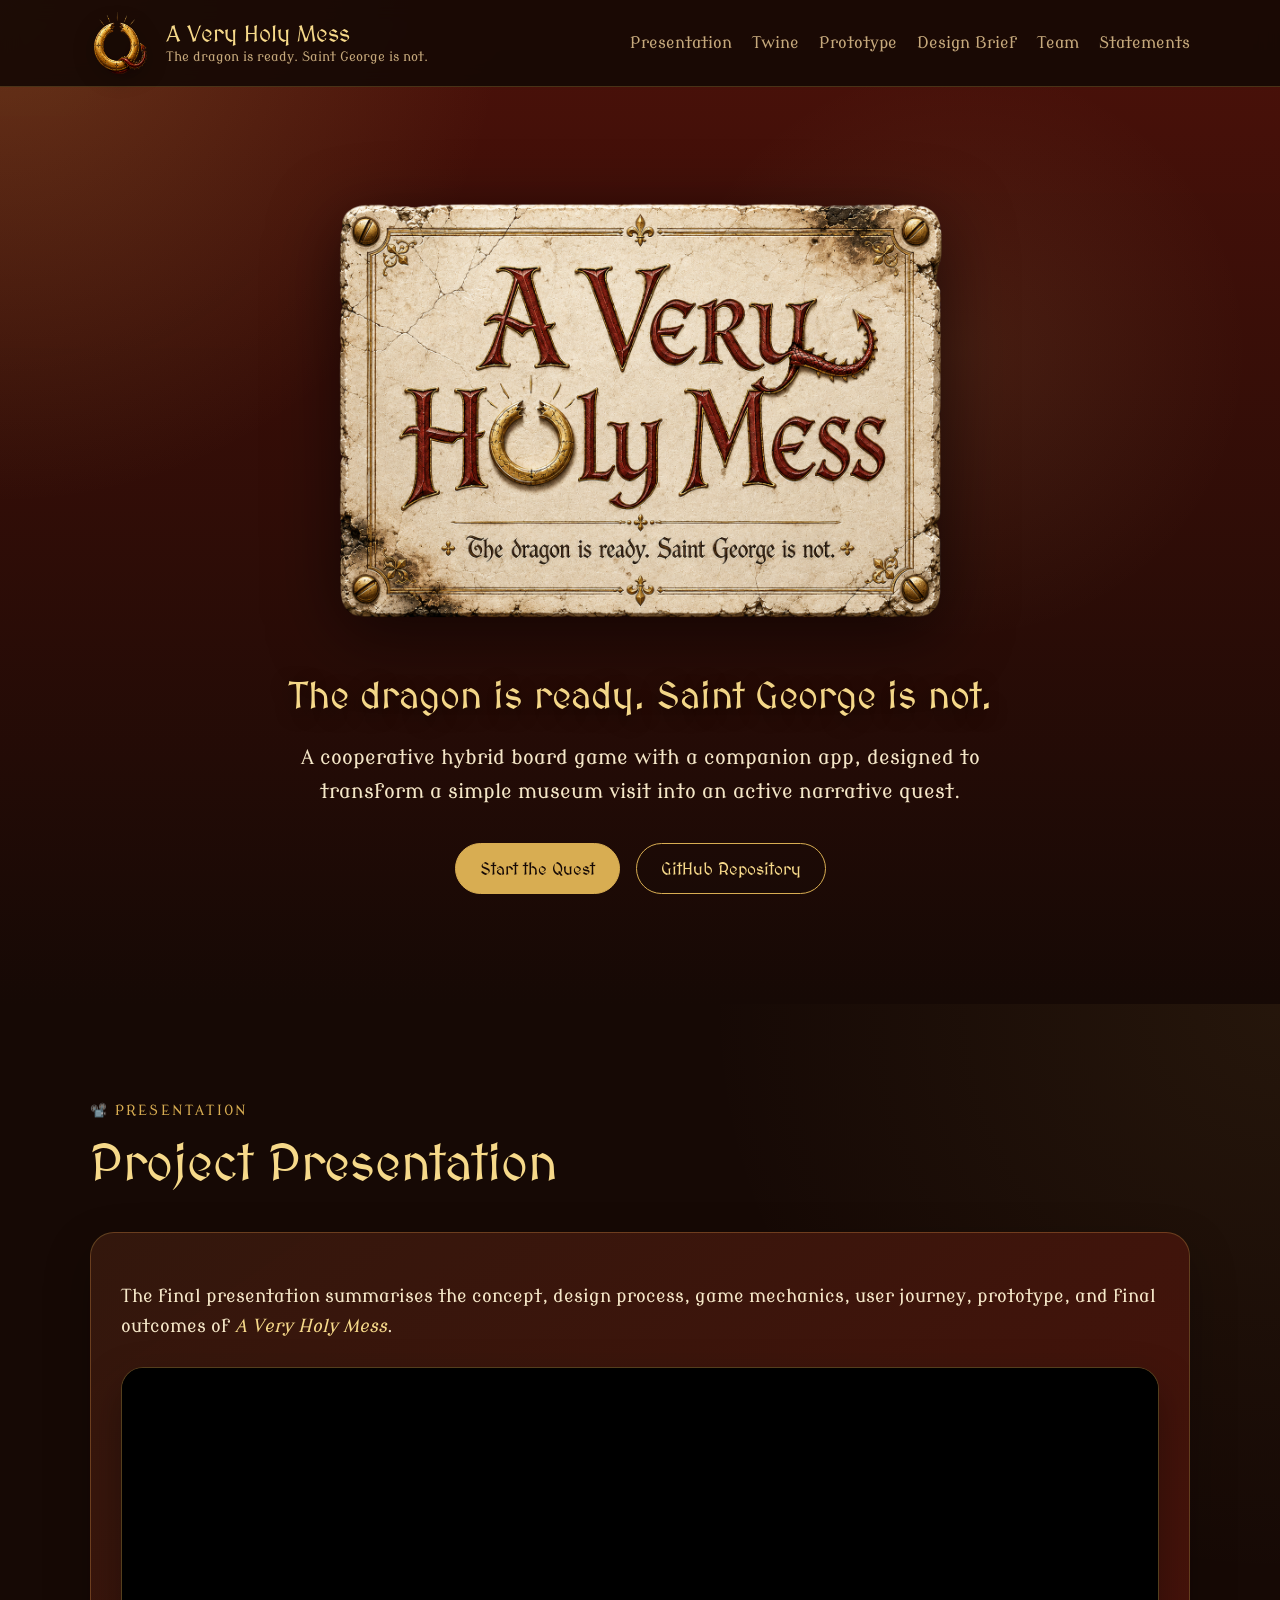
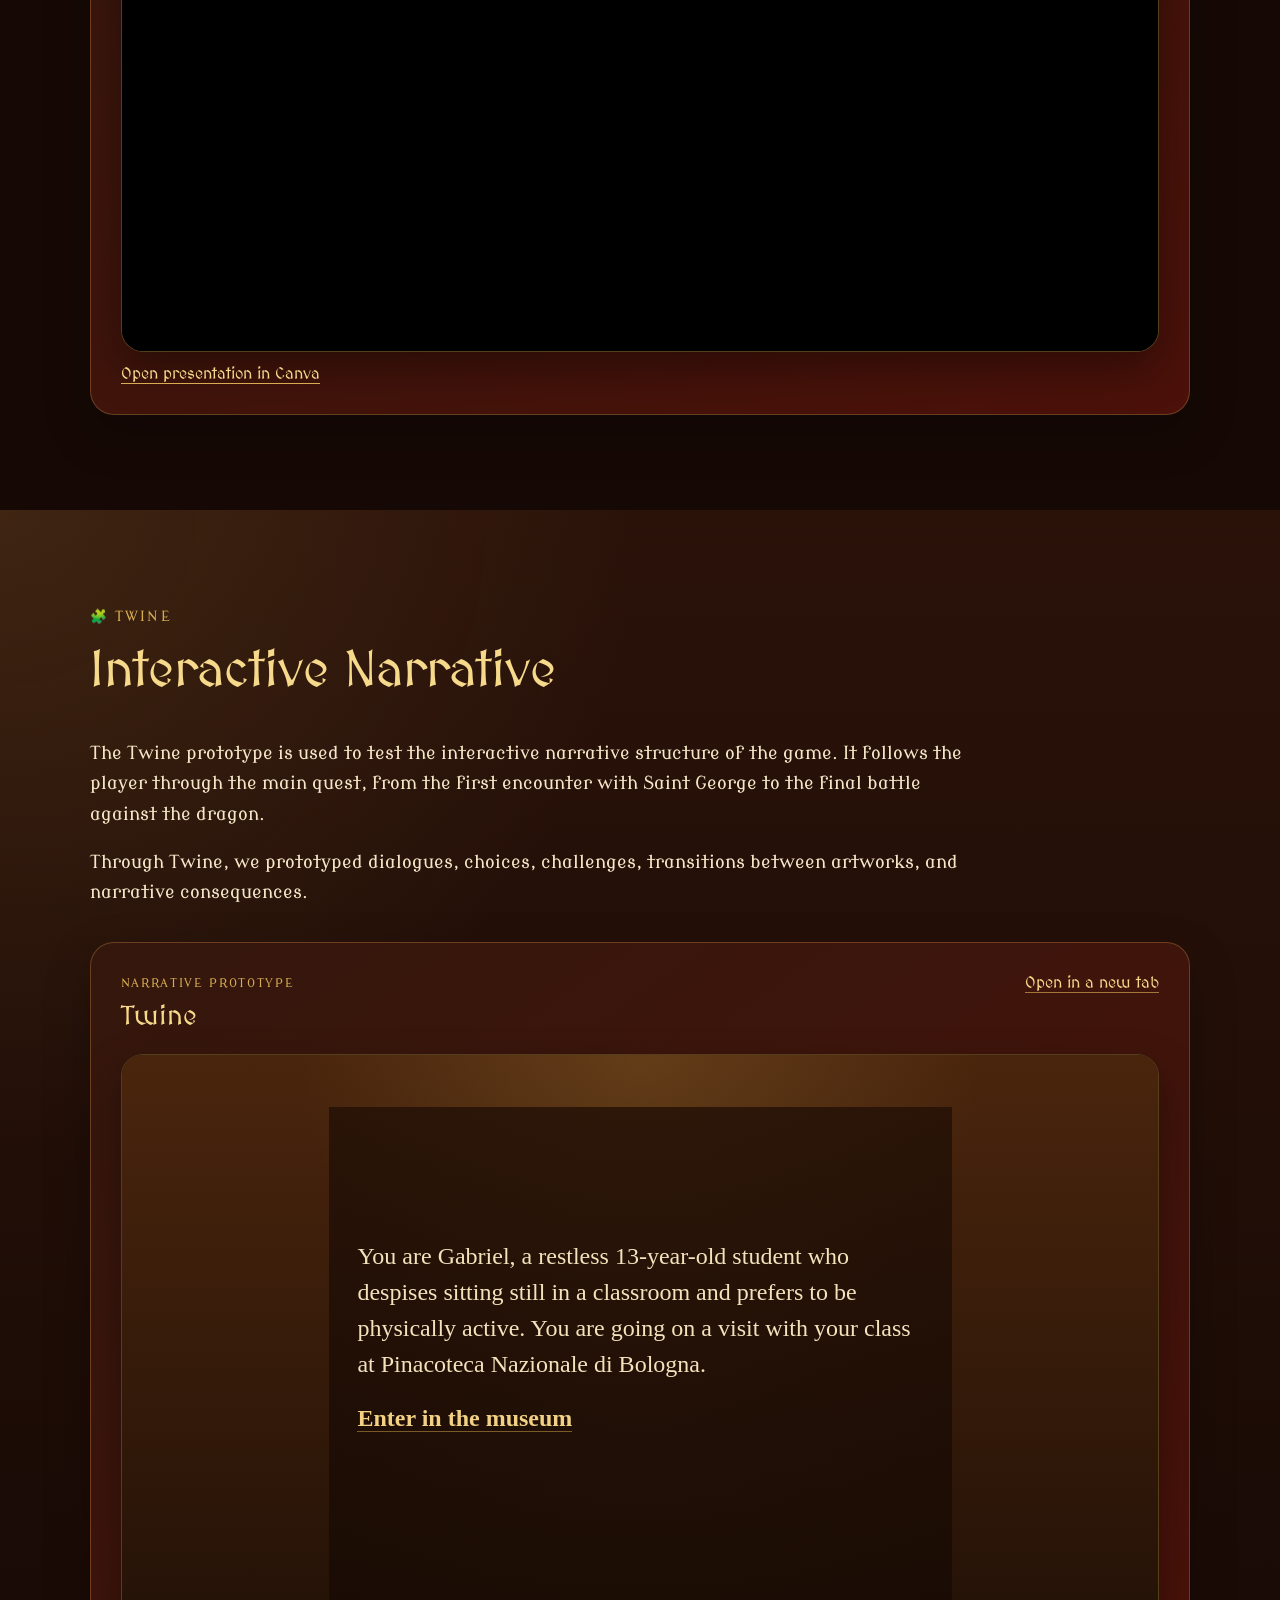
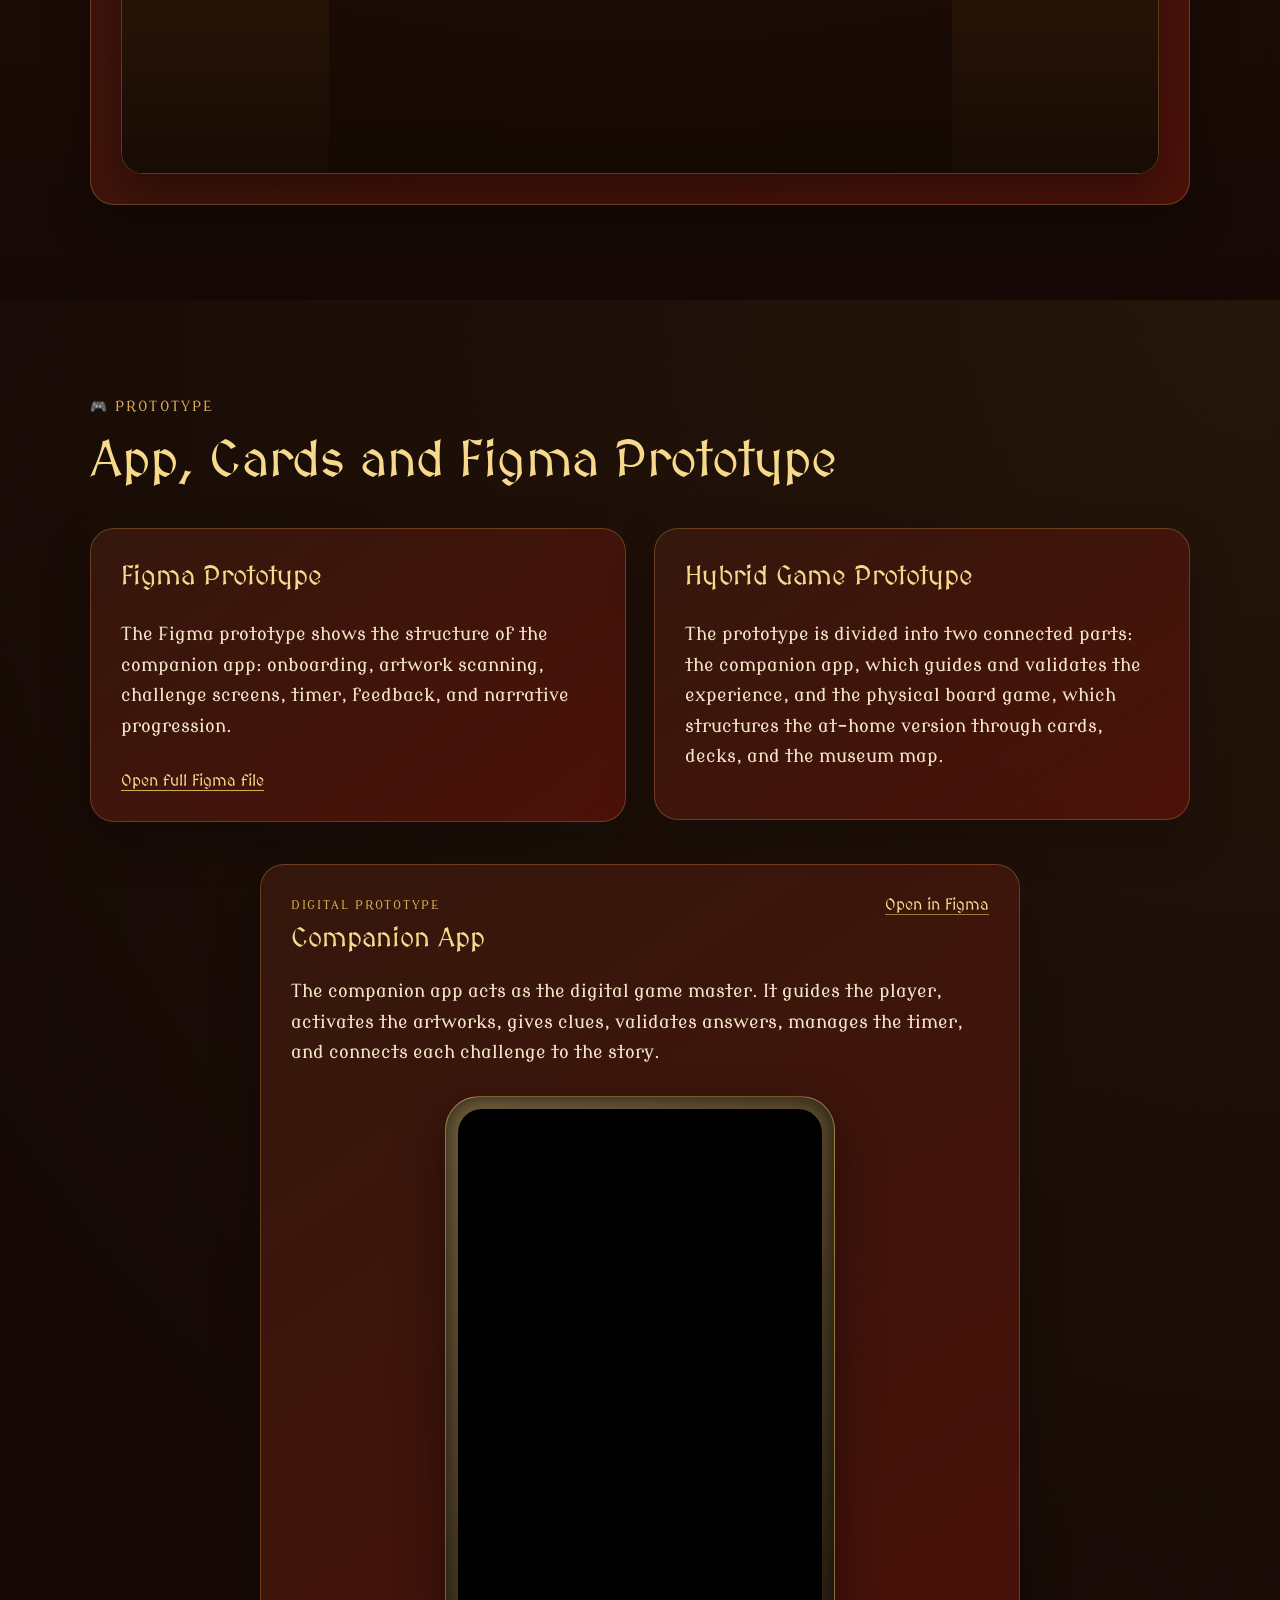
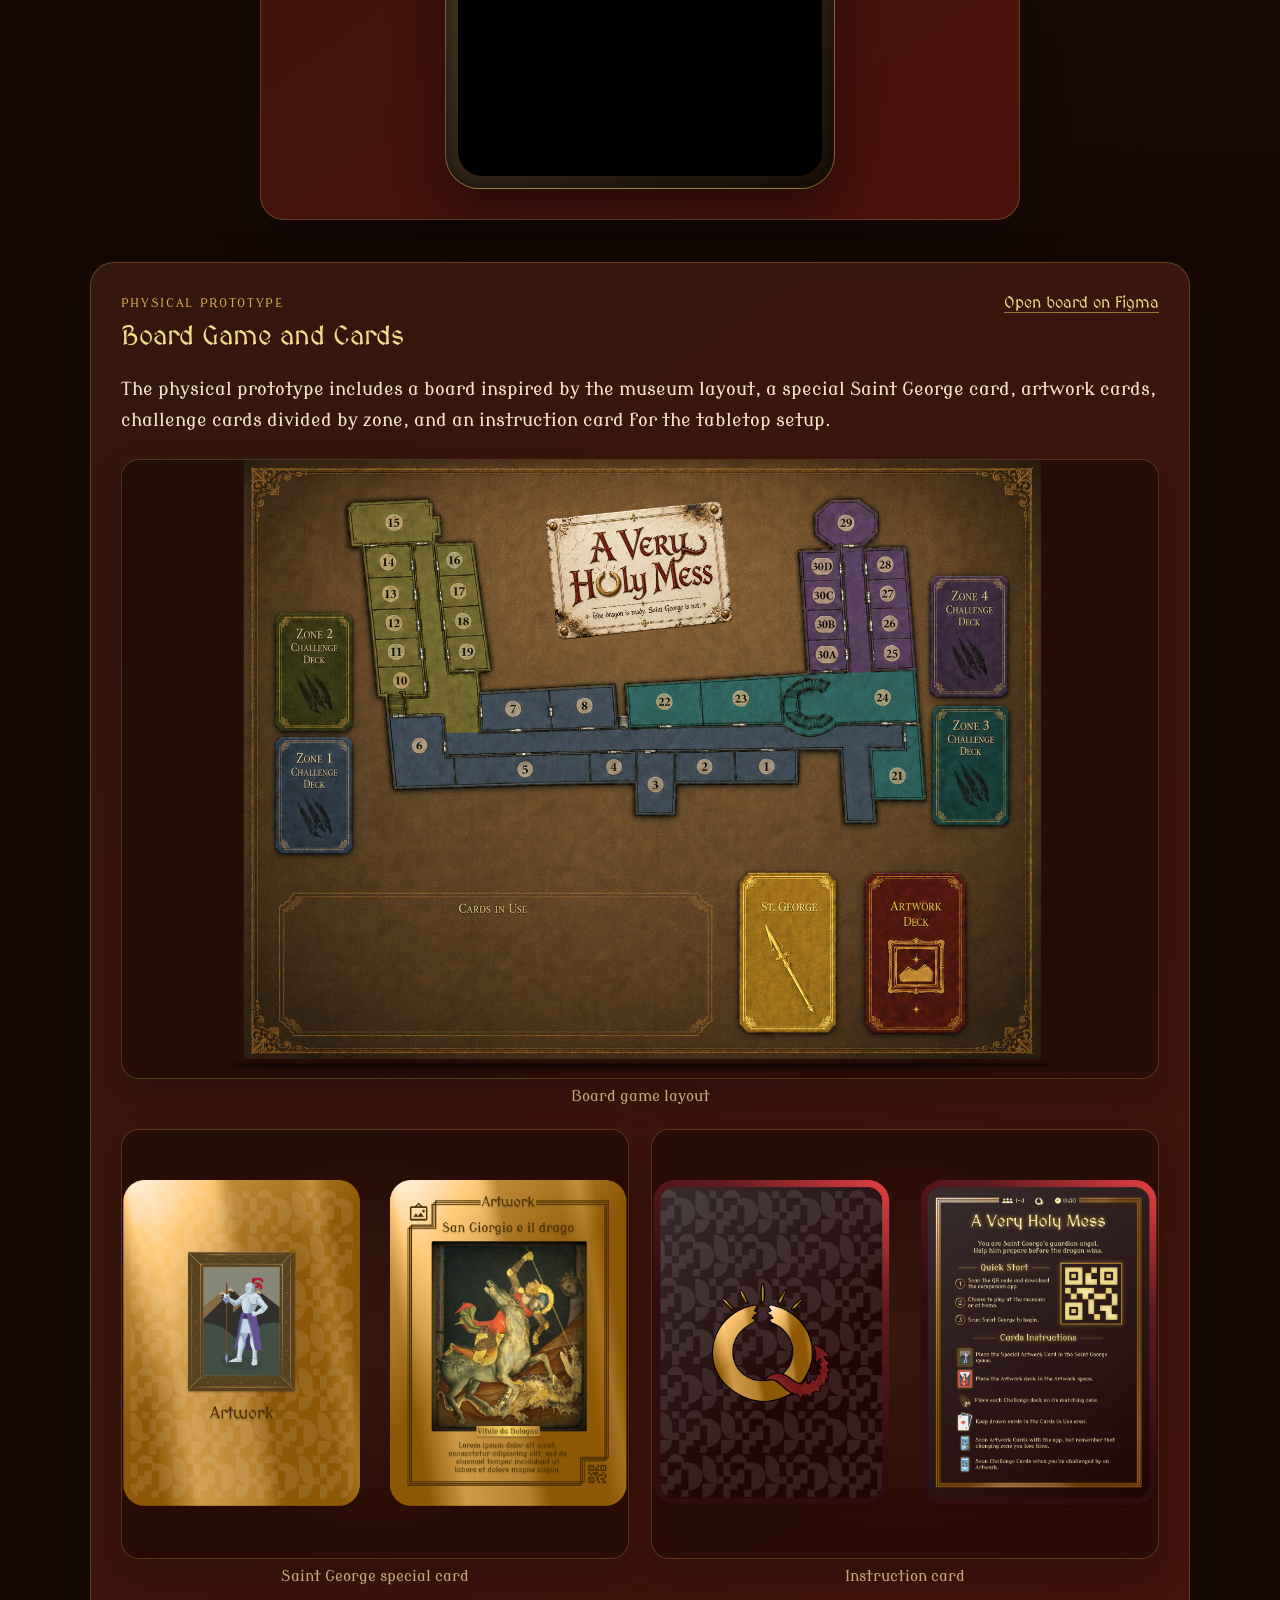
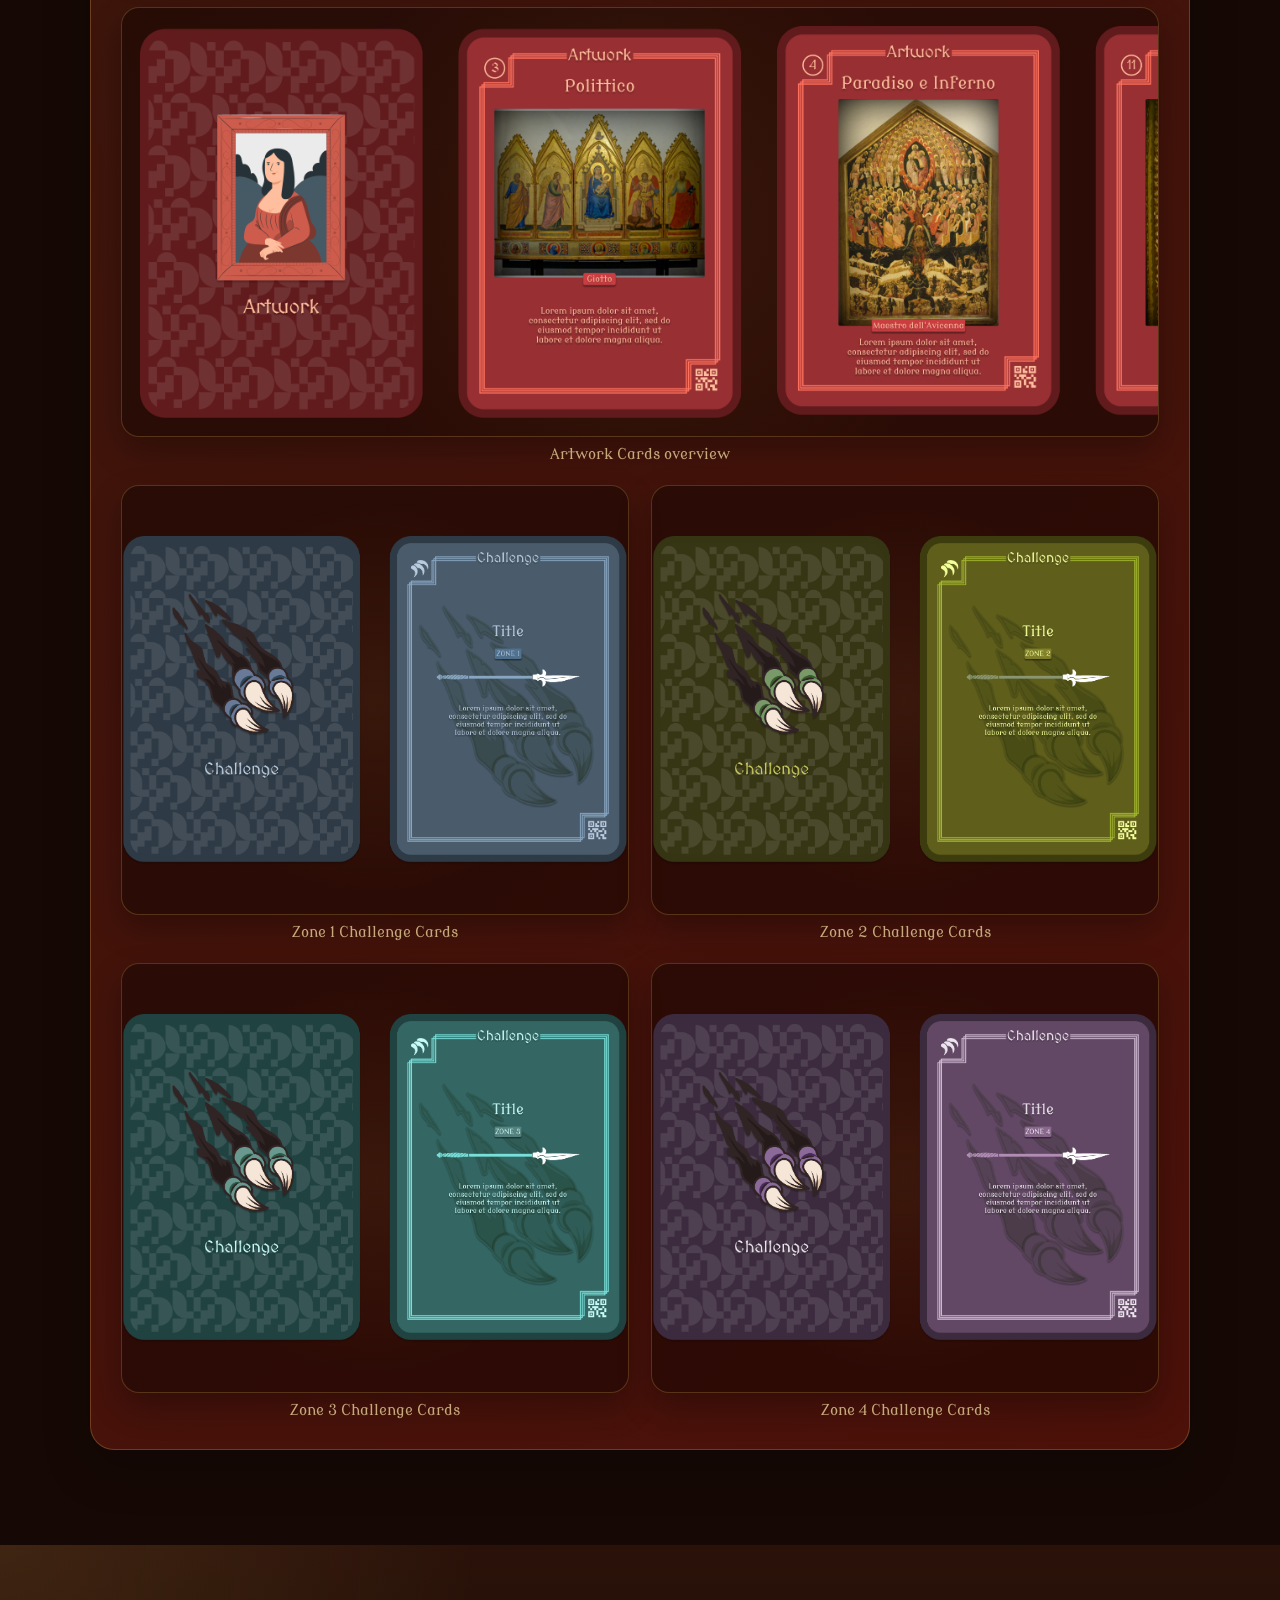
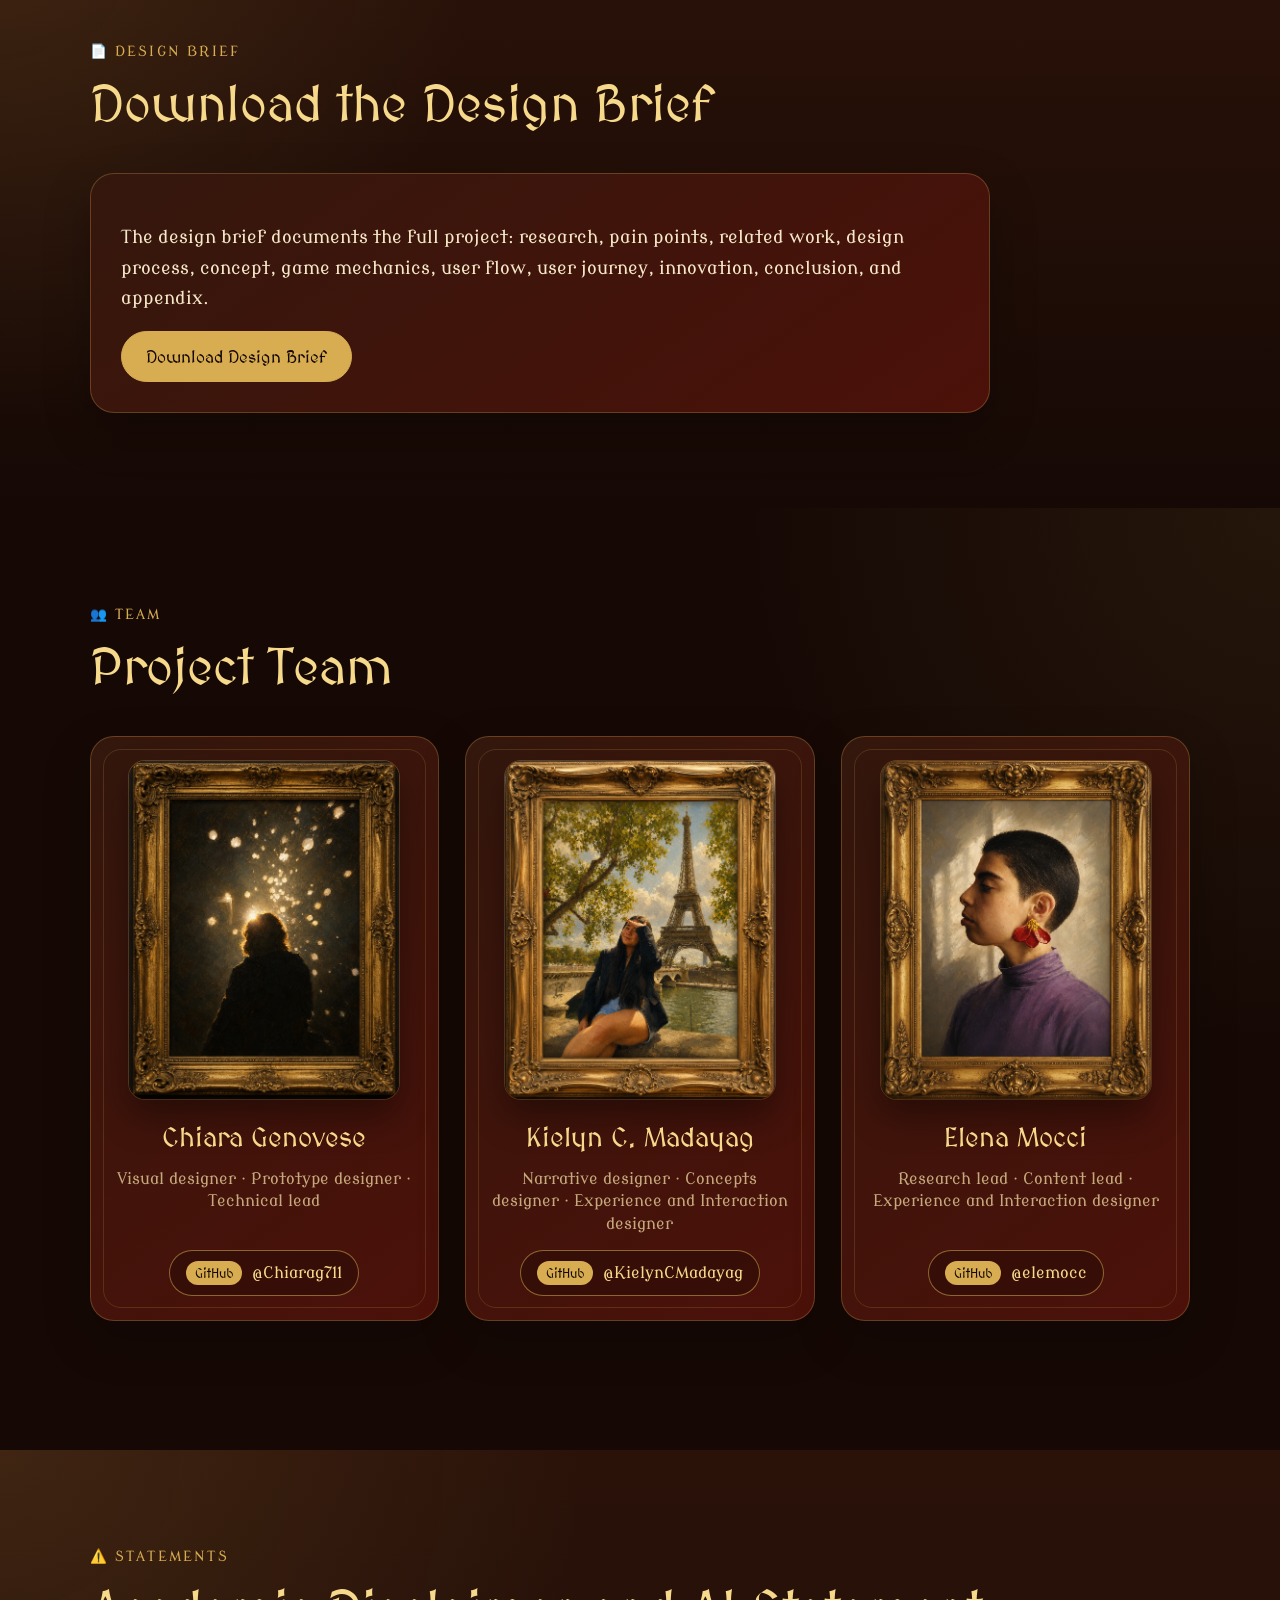
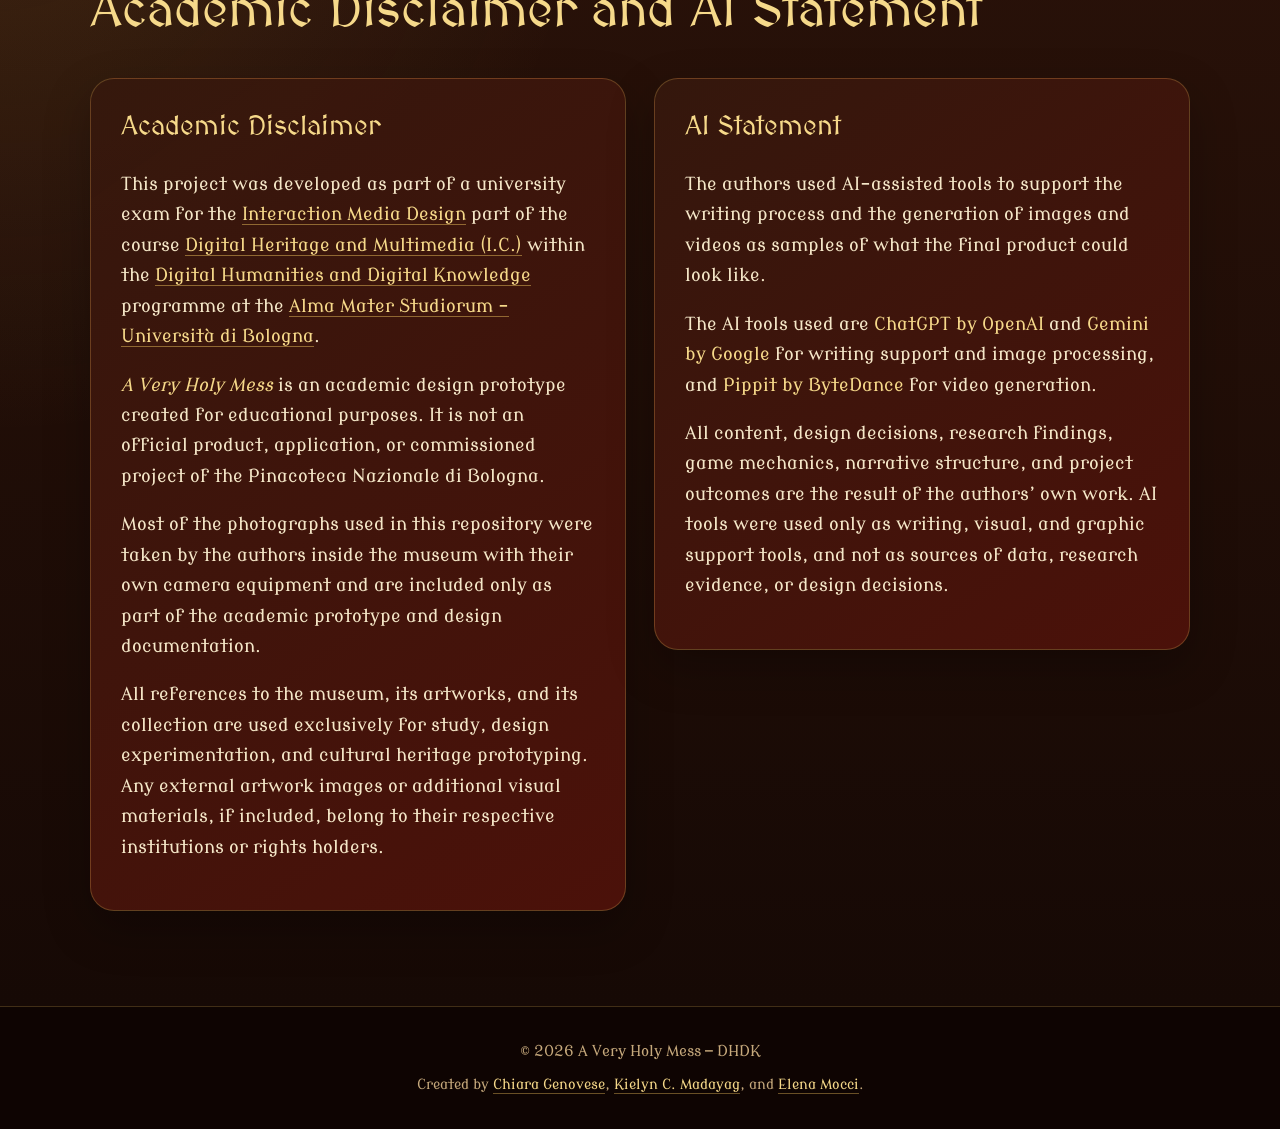
<file: index.html>
<!DOCTYPE html>
<html lang="en">
<head>
  <meta charset="UTF-8" />
  <meta name="viewport" content="width=device-width, initial-scale=1.0" />

  <title>A Very Holy Mess</title>
  <meta
    name="description"
    content="A Very Holy Mess is a cooperative hybrid board game with a companion app for the Pinacoteca Nazionale di Bologna."
  />

  <!-- Favicon / meta icon -->
  <link rel="icon" href="assets/img/logo/favicon.svg" />
  <link rel="apple-touch-icon" href="assets/img/logo/favicon.svg" />

  <!-- Google Fonts -->
  <link rel="preconnect" href="https://fonts.googleapis.com" />
  <link rel="preconnect" href="https://fonts.gstatic.com" crossorigin />
  <link
    href="https://fonts.googleapis.com/css2?family=MedievalSharp&family=Modern+Antiqua&display=swap"
    rel="stylesheet"
  />

  <!-- CSS -->
  <link rel="stylesheet" href="assets/style.css" />
</head>

<body>
  <header class="navbar">
    <a href="#home" class="logo-link" aria-label="A Very Holy Mess home">
      <img
        src="assets/img/logo/favicon.svg"
        alt="A Very Holy Mess logo"
        class="navbar-logo-img"
      />

      <div class="logo-text">
        <span class="logo-title">A Very Holy Mess</span>
        <span class="logo-subtitle">The dragon is ready. Saint George is not.</span>
      </div>
    </a>

    <nav aria-label="Main navigation">
      <a href="#presentation">Presentation</a>
      <a href="#twine">Twine</a>
      <a href="#prototype">Prototype</a>
      <a href="#brief">Design Brief</a>
      <a href="#team">Team</a>
      <a href="#statements">Statements</a>
    </nav>
  </header>

  <main>
    <!-- HOME -->
    <section id="home" class="hero">
      <div class="hero-content">
        <h1 class="sr-only">A Very Holy Mess</h1>

        <img
          src="assets/img/logo/logo.svg"
          alt="A Very Holy Mess"
          class="hero-title-img"
        />

        <p class="hero-tagline">The dragon is ready. Saint George is not.</p>

        <p class="hero-description">
          A cooperative hybrid board game with a companion app, designed to transform
          a simple museum visit into an active narrative quest.
        </p>

        <div class="buttons">
          <a href="#presentation" class="button primary">Start the Quest</a>

          <a
            href="https://github.com/elemocc/A_Very_Holy_Mess"
            class="button secondary"
            target="_blank"
            rel="noopener noreferrer"
          >
            GitHub Repository
          </a>
        </div>
      </div>
    </section>

    <!-- PRESENTATION -->
    <section id="presentation" class="section">
      <div class="section-header">
        <p class="eyebrow">📽️ Presentation</p>
        <h2>Project Presentation</h2>
      </div>

      <div class="content-card presentation-card">
        <p>
          The final presentation summarises the concept, design process, game mechanics,
          user journey, prototype, and final outcomes of <em>A Very Holy Mess</em>.
        </p>

        <div class="canva-frame">
          <iframe
            src="https://www.canva.com/design/DAHO4s0j8Y4/wz_fst_HdVfmYn1VrA-QvA/view?embed"
            title="A Very Holy Mess project presentation"
            loading="lazy"
            allowfullscreen
            allow="fullscreen"
          ></iframe>
        </div>

        <a
          href="https://canva.link/6il8hz4ab5c44y3"
          class="text-link"
          target="_blank"
          rel="noopener noreferrer"
        >
          Open presentation in Canva
        </a>
      </div>
    </section>

    <!-- TWINE -->
    <section id="twine" class="section dark">
      <div class="section-header">
        <p class="eyebrow">🧩 Twine</p>
        <h2>Interactive Narrative</h2>
      </div>

      <div class="twine-intro">
        <p>
          The Twine prototype is used to test the interactive narrative structure
          of the game. It follows the player through the main quest, from the first
          encounter with Saint George to the final battle against the dragon.
        </p>

        <p>
          Through Twine, we prototyped dialogues, choices, challenges, transitions
          between artworks, and narrative consequences.
        </p>
      </div>

      <div class="content-card twine-preview-card">
        <div class="card-heading-row">
          <div>
            <p class="mini-label">Narrative prototype</p>
            <h3>Twine</h3>
          </div>

          <a
            href="twine/A%20Very%20Holy%20Mess.html"
            class="small-link"
            target="_blank"
            rel="noopener noreferrer"
          >
            Open in a new tab
          </a>
        </div>

        <div class="twine-frame">
          <iframe
            src="twine/A%20Very%20Holy%20Mess.html"
            title="A Very Holy Mess Twine prototype"
            loading="lazy"
          ></iframe>
        </div>
      </div>
    </section>

    <!-- PROTOTYPE -->
    <section id="prototype" class="section">
      <div class="section-header">
        <p class="eyebrow">🎮 Prototype</p>
        <h2>App, Cards and Figma Prototype</h2>
      </div>

      <div class="two-columns">
        <div class="content-card">
          <h3>Figma Prototype</h3>
          <p>
            The Figma prototype shows the structure of the companion app:
            onboarding, artwork scanning, challenge screens, timer, feedback, and
            narrative progression.
          </p>

          <a
            href="https://www.figma.com/design/aRE7YaU0RzDo039iRQk3bC/A-Very-Holy-Mess?node-id=4004-191&t=Hj4BrqSjDbsFIJf4-1"
            class="text-link"
            target="_blank"
            rel="noopener noreferrer"
          >
            Open full Figma file
          </a>
        </div>

        <div class="content-card">
          <h3>Hybrid Game Prototype</h3>
          <p>
            The prototype is divided into two connected parts: the companion app,
            which guides and validates the experience, and the physical board game,
            which structures the at-home version through cards, decks, and the museum map.
          </p>
        </div>
      </div>

      <div class="prototype-showcase">
        <!-- APP PROTOTYPE -->
        <article class="content-card figma-card app-prototype-card prototype-block">
          <div class="card-heading-row">
            <div>
              <p class="mini-label">Digital prototype</p>
              <h3>Companion App</h3>
            </div>

            <a
              href="https://www.figma.com/proto/aRE7YaU0RzDo039iRQk3bC/A-Very-Holy-Mess?node-id=16-4873&p=f&viewport=-105%2C471%2C0.11&scaling=scale-down&content-scaling=fixed&starting-point-node-id=16%3A4873&page-id=0%3A1"
              class="small-link"
              target="_blank"
              rel="noopener noreferrer"
            >
              Open in Figma
            </a>
          </div>

          <p>
            The companion app acts as the digital game master. It guides the player,
            activates the artworks, gives clues, validates answers, manages the timer,
            and connects each challenge to the story.
          </p>

          <div class="figma-phone-frame">
            <iframe
              src="https://embed.figma.com/proto/aRE7YaU0RzDo039iRQk3bC/A-Very-Holy-Mess?node-id=16-4873&p=f&viewport=-105%2C471%2C0.11&scaling=scale-down&content-scaling=fixed&starting-point-node-id=16%3A4873&page-id=0%3A1&embed-host=share"
              title="A Very Holy Mess companion app prototype"
              allowfullscreen
              loading="lazy"
            ></iframe>
          </div>
        </article>

        <!-- PHYSICAL PROTOTYPE -->
        <article class="content-card cards-showcase-card prototype-block">
          <div class="card-heading-row">
            <div>
              <p class="mini-label">Physical prototype</p>
              <h3>Board Game and Cards</h3>
            </div>

            <a
              href="https://www.figma.com/design/aRE7YaU0RzDo039iRQk3bC/A-Very-Holy-Mess?node-id=4004-191&t=Hj4BrqSjDbsFIJf4-1"
              class="small-link"
              target="_blank"
              rel="noopener noreferrer"
            >
              Open board on Figma
            </a>
          </div>

          <p>
            The physical prototype includes a board inspired by the museum layout,
            a special Saint George card, artwork cards, challenge cards divided by zone,
            and an instruction card for the tabletop setup.
          </p>

          <div class="cards-gallery">
            <figure class="board-preview">
              <img
                src="assets/img/prototype/Board.png"
                alt="A Very Holy Mess board game layout"
              />
              <figcaption>Board game layout</figcaption>
            </figure>

            <div class="prototype-card-grid">
              <figure class="prototype-card-item">
                <div class="prototype-card-frame">
                  <img
                    src="assets/img/prototype/st-george-card.png"
                    alt="Saint George special card"
                  />
                </div>
                <figcaption>Saint George special card</figcaption>
              </figure>

              <figure class="prototype-card-item">
                <div class="prototype-card-frame">
                  <img
                    src="assets/img/prototype/instructions-card.png"
                    alt="Instruction card"
                  />
                </div>
                <figcaption>Instruction card</figcaption>
              </figure>

              <figure class="prototype-card-item prototype-card-item-wide">
                <div class="prototype-card-frame prototype-card-frame-scroll">
                  <img
                    src="assets/img/prototype/artwork-cards.png"
                    alt="Artwork cards overview"
                  />
                </div>
                <figcaption>Artwork Cards overview</figcaption>
              </figure>

              <figure class="prototype-card-item">
                <div class="prototype-card-frame">
                  <img
                    src="assets/img/prototype/challenge-cards-zone-1.png"
                    alt="Zone 1 challenge cards"
                  />
                </div>
                <figcaption>Zone 1 Challenge Cards</figcaption>
              </figure>

              <figure class="prototype-card-item">
                <div class="prototype-card-frame">
                  <img
                    src="assets/img/prototype/challenge-cards-zone-2.png"
                    alt="Zone 2 challenge cards"
                  />
                </div>
                <figcaption>Zone 2 Challenge Cards</figcaption>
              </figure>

              <figure class="prototype-card-item">
                <div class="prototype-card-frame">
                  <img
                    src="assets/img/prototype/challenge-cards-zone-3.png"
                    alt="Zone 3 challenge cards"
                  />
                </div>
                <figcaption>Zone 3 Challenge Cards</figcaption>
              </figure>

              <figure class="prototype-card-item">
                <div class="prototype-card-frame">
                  <img
                    src="assets/img/prototype/challenge-cards-zone-4.png"
                    alt="Zone 4 challenge cards"
                  />
                </div>
                <figcaption>Zone 4 Challenge Cards</figcaption>
              </figure>
            </div>
          </div>
        </article>
      </div>
    </section>

    <!-- DESIGN BRIEF -->
    <section id="brief" class="section dark">
      <div class="section-header">
        <p class="eyebrow">📄 Design Brief</p>
        <h2>Download the Design Brief</h2>
      </div>

      <div class="content-card large-card">
        <p>
          The design brief documents the full project: research, pain points, related work,
          design process, concept, game mechanics, user flow, user journey, innovation,
          conclusion, and appendix.
        </p>

        <a
          href="assets/DesignBrief_Paper_Exam.pdf"
          class="button primary"
          download
        >
          Download Design Brief
        </a>
      </div>
    </section>

    <!-- TEAM -->
    <section id="team" class="section">
      <div class="section-header">
        <p class="eyebrow">👥 Team</p>
        <h2>Project Team</h2>
      </div>

      <div class="team-grid">
        <article class="team-card">
          <div class="team-portrait">
            <img
              src="assets/img/team/chiara.png"
              alt="Framed painted portrait of Chiara Genovese"
            />
          </div>

          <h3>Chiara Genovese</h3>
          <p class="team-role">Visual designer · Prototype designer · Technical lead</p>

          <a
            href="https://github.com/Chiarag711"
            class="team-github"
            target="_blank"
            rel="noopener noreferrer"
            aria-label="Chiara Genovese GitHub profile"
          >
            <span class="github-mark">GitHub</span>
            <span>@Chiarag711</span>
          </a>
        </article>

        <article class="team-card">
          <div class="team-portrait">
            <img
              src="assets/img/team/kay.png"
              alt="Framed painted portrait of Kielyn C. Madayag"
            />
          </div>

          <h3>Kielyn C. Madayag</h3>
          <p class="team-role">Narrative designer · Concepts designer · Experience and Interaction designer</p>

          <a
            href="https://github.com/KielynCMadayag"
            class="team-github"
            target="_blank"
            rel="noopener noreferrer"
            aria-label="Kielyn C. Madayag GitHub profile"
          >
            <span class="github-mark">GitHub</span>
            <span>@KielynCMadayag</span>
          </a>
        </article>

        <article class="team-card">
          <div class="team-portrait">
            <img
              src="assets/img/team/elena.png"
              alt="Framed painted portrait of Elena Mocci"
            />
          </div>

          <h3>Elena Mocci</h3>
          <p class="team-role">Research lead · Content lead · Experience and Interaction designer</p>

          <a
            href="https://github.com/elemocc"
            class="team-github"
            target="_blank"
            rel="noopener noreferrer"
            aria-label="Elena Mocci GitHub profile"
          >
            <span class="github-mark">GitHub</span>
            <span>@elemocc</span>
          </a>
        </article>
      </div>
    </section>

    <!-- ACADEMIC DISCLAIMER & AI STATEMENT -->
    <section id="statements" class="section dark">
      <div class="section-header">
        <p class="eyebrow">⚠️ Statements</p>
        <h2>Academic Disclaimer and AI Statement</h2>
      </div>

      <div class="two-columns">
        <div class="content-card">
          <h3>Academic Disclaimer</h3>

          <p>
            This project was developed as part of a university exam for the
            <a href="https://www.unibo.it/it/studiare/insegnamenti-competenze-trasversali-moocs/insegnamenti/insegnamento/2025/533993" target="_blank" rel="noopener noreferrer">Interaction Media Design</a>
            part of the course
            <a href="https://www.unibo.it/en/study/course-units-transferable-skills-moocs/course-unit-catalogue?codiceMateria=B5059&annoAccademico=2025&codiceCorso=6736&single=True&search=True" target="_blank" rel="noopener noreferrer">Digital Heritage and Multimedia (I.C.)</a>
            within the
            <a href="https://corsi.unibo.it/2cycle/DigitalHumanitiesKnowledge/index.html" target="_blank" rel="noopener noreferrer">Digital Humanities and Digital Knowledge</a>
            programme at the
            <a href="https://www.unibo.it/it" target="_blank" rel="noopener noreferrer">Alma Mater Studiorum – Università di Bologna</a>.
          </p>

          <p>
            <em>A Very Holy Mess</em> is an academic design prototype created for
            educational purposes. It is not an official product, application,
            or commissioned project of the Pinacoteca Nazionale di Bologna.
          </p>

          <p>
            Most of the photographs used in this repository were taken by the authors
            inside the museum with their own camera equipment and are included only as
            part of the academic prototype and design documentation.
          </p>

          <p>
            All references to the museum, its artworks, and its collection are used
            exclusively for study, design experimentation, and cultural heritage
            prototyping. Any external artwork images or additional visual materials,
            if included, belong to their respective institutions or rights holders.
          </p>
        </div>

        <div class="content-card">
          <h3>AI Statement</h3>

          <p>
            The authors used AI-assisted tools to support the writing process and the
            generation of images and videos as samples of what the final product could
            look like.
          </p>

          <p>
            The AI tools used are <strong>ChatGPT by OpenAI</strong> and
            <strong>Gemini by Google</strong> for writing support and image processing,
            and <strong>Pippit by ByteDance</strong> for video generation.
          </p>

          <p>
            All content, design decisions, research findings, game mechanics, narrative
            structure, and project outcomes are the result of the authors’ own work.
            AI tools were used only as writing, visual, and graphic support tools, and
            not as sources of data, research evidence, or design decisions.
          </p>
        </div>
      </div>
    </section>
  </main>

  <footer>
    <p>
      © 2026 A Very Holy Mess — DHDK
    </p>

    <p class="footer-credits">
      Created by
      <a href="https://github.com/Chiarag711" target="_blank" rel="noopener noreferrer">Chiara Genovese</a>,
      <a href="https://github.com/KielynCMadayag" target="_blank" rel="noopener noreferrer">Kielyn C. Madayag</a>,
      and
      <a href="https://github.com/elemocc" target="_blank" rel="noopener noreferrer">Elena Mocci</a>.
    </p>
  </footer>
</body>
</html>
</file>
<file: assets/style.css>
:root {
  --bg-dark: #160905;
  --bg-mid: #2a1209;
  --bg-card: #35180d;
  --red-dark: #4f120a;
  --gold: #d8ad52;
  --gold-light: #f6d98a;
  --cream: #f5e7c8;
  --muted: #c6a97c;

  --font-title: "MedievalSharp", Georgia, serif;
  --font-body: "Modern Antiqua", Georgia, serif;
}

* {
  box-sizing: border-box;
}

html {
  scroll-behavior: smooth;
  scroll-padding-top: 110px;
}

html,
body {
  width: 100%;
  max-width: 100%;
  overflow-x: hidden;
}

body {
  margin: 0;
  background: var(--bg-dark);
  color: var(--cream);
  font-family: var(--font-body);
}

main,
section,
footer {
  width: 100%;
  max-width: 100vw;
  overflow-x: hidden;
}

body::before {
  content: "";
  position: fixed;
  inset: 0;
  pointer-events: none;
  z-index: -1;
  background:
    radial-gradient(circle at top left, rgba(216, 173, 82, 0.12), transparent 32%),
    radial-gradient(circle at bottom right, rgba(79, 18, 10, 0.45), transparent 38%),
    var(--bg-dark);
}

a {
  color: inherit;
}

img {
  max-width: 100%;
}

::selection {
  background: var(--gold);
  color: var(--bg-dark);
}

/* ACCESSIBILITY */

.sr-only {
  position: absolute;
  width: 1px;
  height: 1px;
  padding: 0;
  margin: -1px;
  overflow: hidden;
  clip: rect(0, 0, 0, 0);
  white-space: nowrap;
  border: 0;
}

/* HEADER */

.navbar {
  position: fixed;
  top: 0;
  z-index: 100;
  width: 100%;
  padding: 12px 7%;
  display: flex;
  align-items: center;
  justify-content: space-between;
  gap: 28px;
  background: rgba(22, 9, 5, 0.92);
  backdrop-filter: blur(10px);
  border-bottom: 1px solid rgba(216, 173, 82, 0.25);
}

.logo-link {
  display: flex;
  align-items: center;
  gap: 14px;
  text-decoration: none;
  color: var(--gold-light);
  min-width: 0;
}

.navbar-logo-img {
  width: 62px;
  height: 62px;
  object-fit: contain;
  flex-shrink: 0;
  filter: drop-shadow(0 4px 10px rgba(0, 0, 0, 0.35));
}

.logo-text {
  display: flex;
  flex-direction: column;
  line-height: 1.05;
  min-width: 0;
}

.logo-title {
  font-family: var(--font-title);
  font-size: 1.45rem;
  color: var(--gold-light);
  white-space: nowrap;
}

.logo-subtitle {
  font-family: var(--font-body);
  font-size: 0.82rem;
  color: var(--muted);
  margin-top: 3px;
  white-space: nowrap;
}

nav {
  display: flex;
  align-items: center;
  gap: 20px;
  flex-wrap: wrap;
  justify-content: flex-end;
}

nav a {
  color: var(--muted);
  text-decoration: none;
  font-size: 1rem;
  transition: color 0.2s ease, text-shadow 0.2s ease;
}

nav a:hover {
  color: var(--gold-light);
  text-shadow: 0 0 10px rgba(246, 217, 138, 0.35);
}

/* HERO */

.hero {
  min-height: 100vh;
  padding: 165px 7% 110px;
  display: flex;
  align-items: center;
  justify-content: center;
  text-align: center;
  background:
    radial-gradient(circle at top left, rgba(216, 173, 82, 0.22), transparent 31%),
    radial-gradient(circle at 75% 35%, rgba(246, 217, 138, 0.08), transparent 25%),
    linear-gradient(180deg, rgba(79, 18, 10, 0.95), rgba(22, 9, 5, 1));
}

.hero-content {
  width: 100%;
  max-width: 1100px;
  margin: 0 auto;
  text-align: center;
}

.hero-title-img {
  display: block;
  width: min(650px, 100%);
  height: auto;
  margin: 0 auto 22px;
  filter: drop-shadow(0 16px 34px rgba(0, 0, 0, 0.55));
}

.hero-tagline {
  max-width: 1100px;
  margin: 0 auto 24px;
  font-family: var(--font-title);
  color: var(--gold-light);
  font-size: clamp(1.6rem, 3vw, 2.65rem);
  line-height: 1.1;
  text-align: center;
  text-wrap: balance;
  text-shadow: 0 5px 18px rgba(0, 0, 0, 0.55);
}

.hero-description {
  max-width: 760px;
  margin-left: auto;
  margin-right: auto;
  font-size: 1.25rem;
  text-align: center;
}

/* TYPOGRAPHY */

.eyebrow {
  margin: 0 0 14px;
  color: var(--gold);
  text-transform: uppercase;
  letter-spacing: 0.16em;
  font-size: 0.85rem;
  font-family: var(--font-body);
}

h1,
h2,
h3 {
  font-family: var(--font-title);
  color: var(--gold-light);
  font-weight: normal;
}

h2 {
  margin: 14px 0 24px;
  font-size: clamp(2rem, 4vw, 3.4rem);
  line-height: 1.05;
}

h3 {
  margin-top: 0;
  font-size: 1.7rem;
}

p {
  font-size: 1.12rem;
  line-height: 1.7;
}

strong {
  color: var(--gold-light);
  font-weight: normal;
}

em {
  color: var(--gold-light);
}

/* LINKS */

.text-link {
  display: inline-block;
  margin-top: 12px;
  color: var(--gold-light);
  font-family: var(--font-title);
  text-decoration: none;
  border-bottom: 1px solid var(--gold);
}

.text-link:hover {
  color: white;
}

.disabled-link {
  opacity: 0.65;
  cursor: not-allowed;
}

/* BUTTONS */

.buttons {
  display: flex;
  flex-wrap: wrap;
  justify-content: center;
  gap: 16px;
  margin-top: 34px;
}

.button {
  display: inline-block;
  padding: 14px 24px;
  border-radius: 999px;
  border: 1px solid var(--gold);
  text-decoration: none;
  font-family: var(--font-title);
  font-size: 1.05rem;
  transition: transform 0.2s ease, box-shadow 0.2s ease, background 0.2s ease;
}

.button.primary {
  background: var(--gold);
  color: #160905;
}

.button.secondary {
  color: var(--gold-light);
  background: rgba(22, 9, 5, 0.25);
}

.button:hover {
  transform: translateY(-2px);
  box-shadow: 0 10px 25px rgba(0, 0, 0, 0.35);
}

.button.primary:hover {
  background: var(--gold-light);
}

/* SECTIONS */

.section {
  padding: 95px 7%;
  background:
    radial-gradient(circle at top right, rgba(216, 173, 82, 0.08), transparent 34%),
    var(--bg-dark);
}

.section.dark {
  background:
    radial-gradient(circle at top left, rgba(216, 173, 82, 0.12), transparent 34%),
    linear-gradient(180deg, var(--bg-mid), var(--bg-dark));
}

.section-header {
  max-width: 1100px;
  margin-bottom: 42px;
}

.two-columns {
  display: grid;
  grid-template-columns: repeat(2, minmax(0, 1fr));
  gap: 28px;
  align-items: start;
}

/* PRESENTATION EMBED */

.presentation-card {
  width: 100%;
  max-width: 1180px;
  margin: 0 auto;
  overflow: hidden;
}

.canva-frame {
  width: 100%;
  aspect-ratio: 16 / 9;
  margin-top: 26px;
  overflow: hidden;
  border-radius: 22px;
  border: 1px solid rgba(216, 173, 82, 0.35);
  background: #0e0402;
  box-shadow:
    0 18px 42px rgba(0, 0, 0, 0.35),
    inset 0 0 28px rgba(0, 0, 0, 0.65);
}

.canva-frame iframe {
  width: 100%;
  height: 100%;
  display: block;
  border: 0;
  background: #000;
}

/* CARDS */

.content-card,
.team-card {
  background:
    linear-gradient(145deg, rgba(53, 24, 13, 0.96), rgba(79, 18, 10, 0.94));
  border: 1px solid rgba(216, 173, 82, 0.28);
  border-radius: 24px;
  padding: 30px;
  box-shadow: 0 18px 46px rgba(0, 0, 0, 0.25);
  min-width: 0;
}

.large-card {
  max-width: 900px;
}

/* SHARED CARD HEADER */

.card-heading-row {
  display: flex;
  justify-content: space-between;
  gap: 20px;
  align-items: flex-start;
  margin-bottom: 22px;
}

.card-heading-row h3 {
  margin-bottom: 0;
}

.mini-label {
  margin: 0 0 6px;
  color: var(--gold);
  text-transform: uppercase;
  letter-spacing: 0.14em;
  font-size: 0.75rem;
}

.small-link {
  flex-shrink: 0;
  color: var(--gold-light);
  font-family: var(--font-title);
  text-decoration: none;
  border-bottom: 1px solid rgba(216, 173, 82, 0.65);
}

.small-link:hover {
  color: white;
}

/* TWINE EMBED */

.twine-intro {
  max-width: 900px;
  margin-bottom: 34px;
}

.twine-preview-card {
  width: 100%;
  max-width: 1180px;
  margin: 0 auto;
  overflow: hidden;
}

.twine-frame {
  width: 100%;
  height: 720px;
  margin-top: 22px;
  overflow: hidden;
  border-radius: 22px;
  border: 1px solid rgba(216, 173, 82, 0.35);
  background: #0e0402;
  box-shadow:
    0 18px 42px rgba(0, 0, 0, 0.35),
    inset 0 0 28px rgba(0, 0, 0, 0.65);
}

.twine-frame iframe {
  width: 100%;
  height: 100%;
  display: block;
  border: 0;
  background: #000;
}

/* PROTOTYPE SHOWCASE */

.prototype-showcase {
  display: grid;
  gap: 42px;
  margin-top: 42px;
  width: 100%;
  min-width: 0;
}

.prototype-block {
  width: 100%;
  min-width: 0;
}

.app-prototype-card {
  width: 100%;
  max-width: 760px;
  margin: 0 auto;
  min-width: 0;
}

.cards-showcase-card {
  width: 100%;
  max-width: 1180px;
  margin: 0 auto;
  overflow: hidden;
  min-width: 0;
}

/* FIGMA APP EMBED */

.figma-phone-frame {
  width: min(100%, 390px);
  aspect-ratio: 9 / 16;
  margin: 28px auto 0;
  padding: 12px;
  border-radius: 34px;
  background:
    linear-gradient(145deg, rgba(246, 217, 138, 0.45), rgba(216, 173, 82, 0.08)),
    #0e0402;
  border: 1px solid rgba(216, 173, 82, 0.45);
  box-shadow:
    0 22px 50px rgba(0, 0, 0, 0.45),
    inset 0 0 22px rgba(0, 0, 0, 0.7);
}

.figma-phone-frame iframe {
  width: 100%;
  height: 100%;
  display: block;
  border: 0;
  border-radius: 24px;
  background: #000;
}

/* PHYSICAL PROTOTYPE GALLERY */

.cards-gallery {
  display: grid;
  gap: 24px;
  margin-top: 24px;
  width: 100%;
  min-width: 0;
}

.cards-gallery figure {
  margin: 0;
  min-width: 0;
}

.cards-gallery figcaption {
  margin-top: 9px;
  color: var(--muted);
  font-size: 0.95rem;
  text-align: center;
}

.board-preview {
  width: 100%;
  min-width: 0;
}

.board-preview img {
  width: 100%;
  max-height: 620px;
  object-fit: contain;
  display: block;
  border-radius: 18px;
  border: 1px solid rgba(216, 173, 82, 0.25);
  background:
    radial-gradient(circle at center, rgba(216, 173, 82, 0.08), transparent 60%),
    rgba(14, 4, 2, 0.45);
  box-shadow: 0 14px 32px rgba(0, 0, 0, 0.28);
}

.prototype-card-grid {
  display: grid;
  grid-template-columns: repeat(2, minmax(0, 1fr));
  gap: 22px;
  width: 100%;
  min-width: 0;
}

.prototype-card-item {
  margin: 0;
  min-width: 0;
}

.prototype-card-item-wide {
  grid-column: 1 / -1;
}

.prototype-card-frame {
  width: 100%;
  height: 430px;
  min-width: 0;
  display: flex;
  align-items: center;
  justify-content: center;
  overflow: hidden;
  border-radius: 18px;
  border: 1px solid rgba(216, 173, 82, 0.25);
  background:
    radial-gradient(circle at center, rgba(216, 173, 82, 0.08), transparent 60%),
    rgba(14, 4, 2, 0.45);
  box-shadow: 0 14px 32px rgba(0, 0, 0, 0.28);
}

.prototype-card-frame img {
  width: 100%;
  height: 100%;
  object-fit: contain;
  display: block;
  border: 0;
  border-radius: 0;
  background: transparent;
  box-shadow: none;
}

.prototype-card-frame-scroll {
  justify-content: flex-start;
  align-items: center;
  overflow-x: auto;
  overflow-y: hidden;
  padding: 18px;
  scrollbar-color: var(--gold) rgba(22, 9, 5, 0.5);
}

.prototype-card-frame-scroll img {
  width: auto;
  max-width: none;
  min-width: auto;
  height: 100%;
  object-fit: contain;
  flex-shrink: 0;
}

/* TEAM */

.team-grid {
  display: grid;
  grid-template-columns: repeat(3, minmax(0, 1fr));
  gap: 26px;
  margin-bottom: 34px;
}

.team-card {
  text-align: center;
  min-height: 100%;
  display: flex;
  flex-direction: column;
  align-items: center;
  justify-content: flex-start;
  gap: 14px;
  position: relative;
  overflow: hidden;
  padding: 24px;
}

.team-card::before {
  content: "";
  position: absolute;
  inset: 12px;
  border: 1px solid rgba(216, 173, 82, 0.18);
  border-radius: 18px;
  pointer-events: none;
}

.team-portrait {
  width: 100%;
  max-width: 270px;
  aspect-ratio: 4 / 5;
  margin: 0 auto 8px;
  border-radius: 16px;
  overflow: hidden;
  position: relative;
  z-index: 1;
  background: #0e0402;
  box-shadow:
    0 18px 34px rgba(0, 0, 0, 0.38),
    0 0 0 1px rgba(216, 173, 82, 0.28);
}

.team-portrait img {
  width: 100%;
  height: 100%;
  display: block;
  object-fit: cover;
}

.team-card h3 {
  margin: 0;
  font-size: 1.7rem;
  position: relative;
  z-index: 1;
}

.team-role {
  max-width: 345px;
  margin: 0;
  color: var(--muted);
  font-size: 0.98rem;
  line-height: 1.45;
  position: relative;
  z-index: 1;
}

.team-github {
  display: inline-flex;
  align-items: center;
  justify-content: center;
  gap: 10px;
  margin-top: auto;
  padding: 10px 16px;
  border-radius: 999px;
  border: 1px solid rgba(216, 173, 82, 0.55);
  color: var(--gold-light);
  text-decoration: none;
  font-family: var(--font-body);
  font-size: 1rem;
  background: rgba(22, 9, 5, 0.32);
  position: relative;
  z-index: 1;
  transition: transform 0.2s ease, background 0.2s ease, color 0.2s ease;
}

.team-github:hover {
  transform: translateY(-2px);
  background: rgba(216, 173, 82, 0.16);
  color: white;
}

.github-mark {
  font-family: var(--font-title);
  color: var(--bg-dark);
  background: var(--gold);
  border-radius: 999px;
  padding: 4px 9px;
  font-size: 0.8rem;
}

.centered {
  text-align: center;
  max-width: 850px;
  margin: 0 auto;
}

/* STATEMENTS */

#statements a {
  color: var(--gold-light);
  text-decoration: none;
  border-bottom: 1px solid rgba(216, 173, 82, 0.55);
}

#statements a:hover {
  color: white;
}

/* FOOTER */

footer {
  width: 100%;
  max-width: 100vw;
  padding: 32px 7%;
  margin: 0 auto;
  text-align: center;
  background: #0e0402;
  border-top: 1px solid rgba(216, 173, 82, 0.25);
  display: grid;
  grid-template-columns: minmax(0, 1fr);
  place-items: center;
  overflow-x: hidden;
}

footer p,
footer .footer-credits {
  width: 100%;
  max-width: 900px;
  margin-left: auto;
  margin-right: auto;
  text-align: center;
  color: var(--muted);
}

footer p {
  margin-top: 0;
  margin-bottom: 0;
  font-size: 0.95rem;
}

.footer-credits {
  margin-top: 8px;
  font-size: 0.9rem;
}

.footer-credits a {
  color: var(--gold-light);
  text-decoration: none;
  border-bottom: 1px solid rgba(216, 173, 82, 0.45);
}

.footer-credits a:hover {
  color: white;
}

/* RESPONSIVE */

@media (max-width: 1100px) {
  .navbar {
    padding-inline: 5%;
  }

  nav {
    gap: 14px;
  }

  nav a {
    font-size: 0.95rem;
  }

  .logo-title {
    font-size: 1.3rem;
  }

  .logo-subtitle {
    font-size: 0.76rem;
  }

  .cards-showcase-card {
    max-width: 100%;
  }
}

@media (max-width: 900px) {
  html {
    scroll-padding-top: 20px;
  }

  .navbar {
    position: static;
    flex-direction: column;
    align-items: center;
    padding: 16px 7%;
  }

  .logo-link {
    justify-content: center;
  }

  .navbar-logo-img {
    width: 58px;
    height: 58px;
  }

  .logo-title {
    font-size: 1.35rem;
    text-align: center;
  }

  .logo-subtitle {
    font-size: 0.78rem;
    white-space: normal;
    text-align: center;
  }

  nav {
    justify-content: center;
  }

  .hero {
    padding-top: 90px;
    padding-bottom: 90px;
  }

  .hero-title-img {
    width: min(430px, 90vw);
  }

  .hero-tagline {
    margin-left: auto;
    margin-right: auto;
  }

  .hero-description {
    margin-left: auto;
    margin-right: auto;
  }

  .two-columns,
  .team-grid {
    grid-template-columns: 1fr;
  }

  .team-portrait {
    max-width: 320px;
  }

  .section {
    padding: 78px 7%;
  }

  .card-heading-row {
    flex-direction: column;
  }

  .twine-frame {
    height: 620px;
  }

  .prototype-showcase {
    gap: 34px;
  }

  .app-prototype-card,
  .cards-showcase-card {
    max-width: 100%;
  }

  .figma-phone-frame {
    width: min(100%, 340px);
    padding: 10px;
    border-radius: 30px;
  }

  .figma-phone-frame iframe {
    border-radius: 22px;
  }

  .prototype-card-grid {
    grid-template-columns: 1fr;
    gap: 20px;
  }

  .prototype-card-item-wide {
    grid-column: auto;
  }

  .prototype-card-frame {
    height: 380px;
  }

  .board-preview img {
    max-height: 520px;
  }
}

@media (max-width: 620px) {
  .cards-showcase-card,
  .app-prototype-card {
    padding: 22px;
  }

  .figma-phone-frame {
    width: min(100%, 310px);
  }

  .prototype-card-frame {
    height: 340px;
  }

  .prototype-card-frame-scroll {
    padding: 14px;
  }

  .board-preview img {
    max-height: 420px;
  }
}

@media (max-width: 520px) {
  .navbar {
    gap: 18px;
  }

  nav {
    gap: 10px 14px;
  }

  nav a {
    font-size: 0.9rem;
  }

  .hero-title-img {
    width: min(360px, 92vw);
  }

  .hero-tagline {
    font-size: 1.55rem;
  }

  .hero-description {
    font-size: 1.12rem;
  }

  h2 {
    font-size: 2.1rem;
  }

  .content-card,
  .team-card {
    padding: 24px;
  }

  .presentation-card {
    padding: 22px;
  }

  .canva-frame {
    border-radius: 16px;
  }

  .team-portrait {
    max-width: 260px;
  }

  .twine-frame {
    height: 560px;
  }

  .footer-credits {
    line-height: 1.8;
  }
}

@media (max-width: 420px) {
  .cards-showcase-card,
  .app-prototype-card {
    padding: 18px;
  }

  .figma-phone-frame {
    width: min(100%, 280px);
    padding: 8px;
  }

  .prototype-card-frame {
    height: 300px;
  }

  .prototype-card-frame-scroll {
    padding: 12px;
  }

  .board-preview img {
    max-height: 360px;
  }
}
</file>
